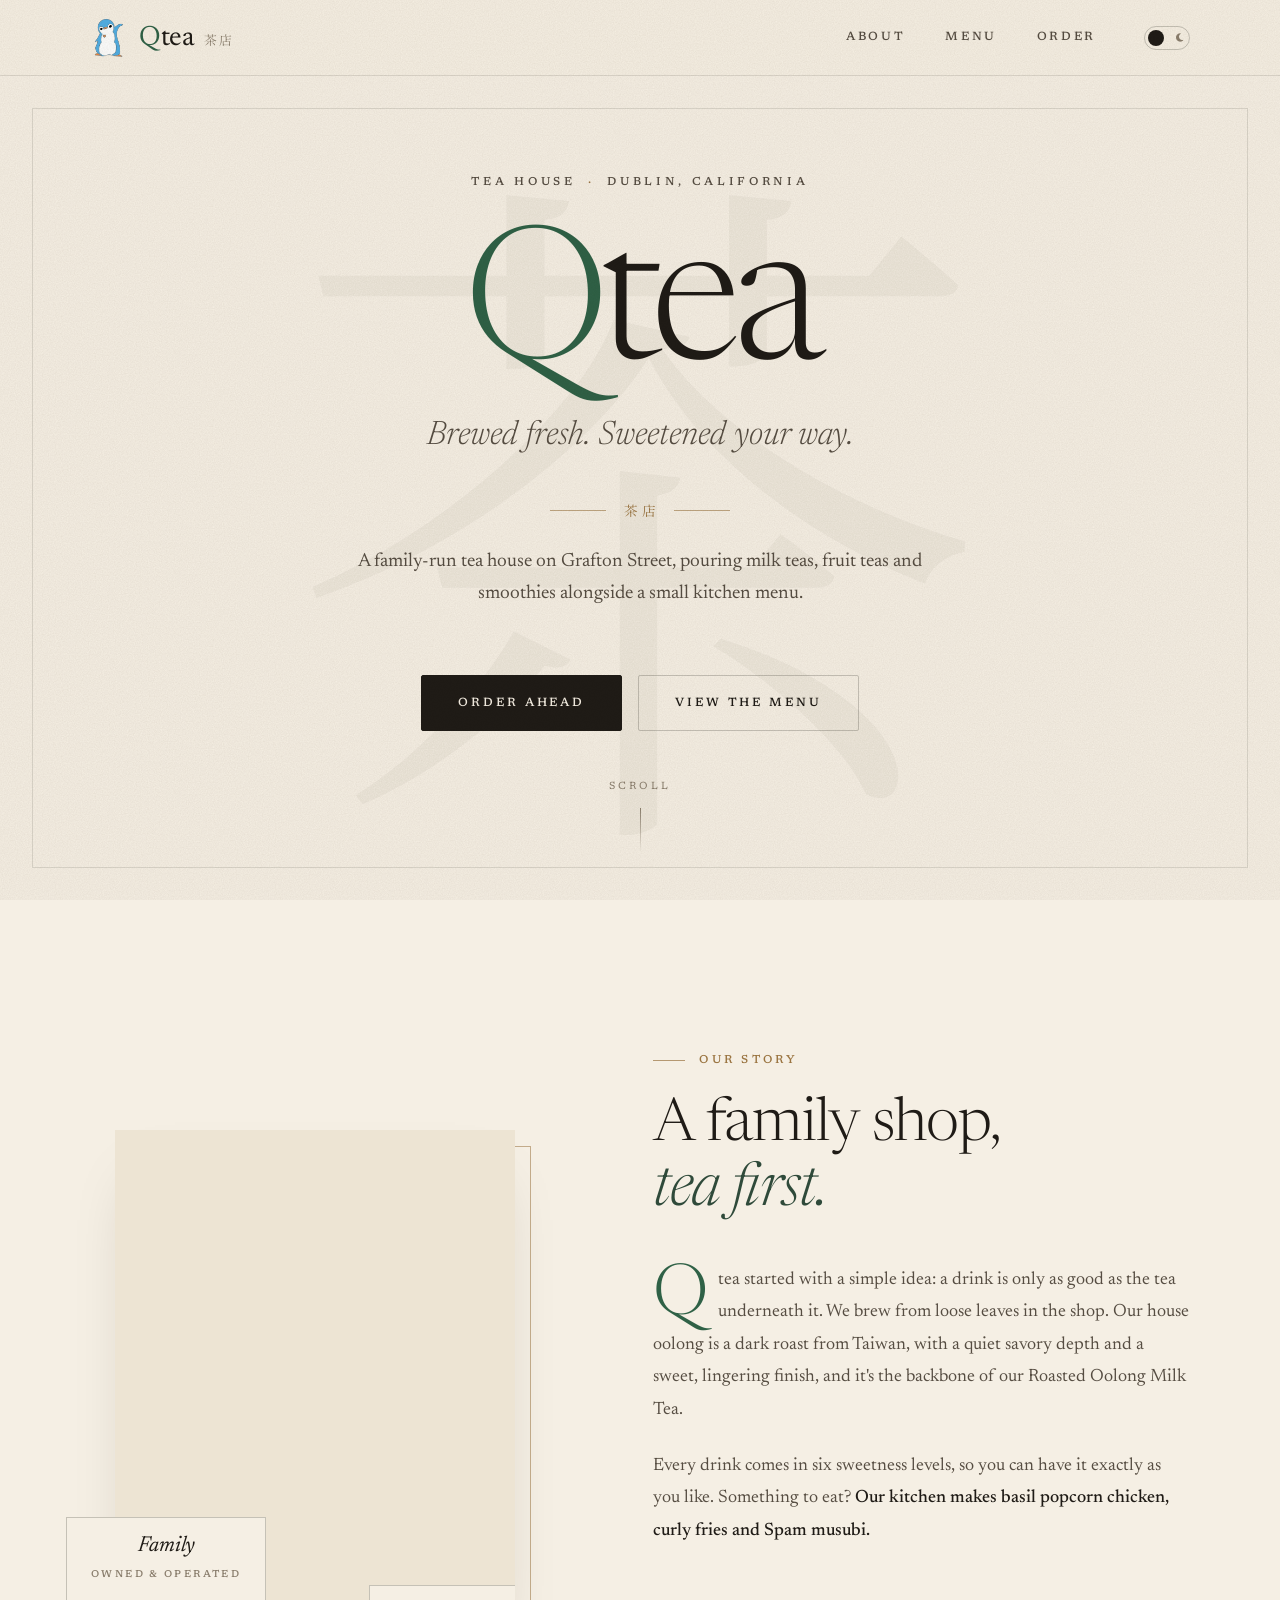
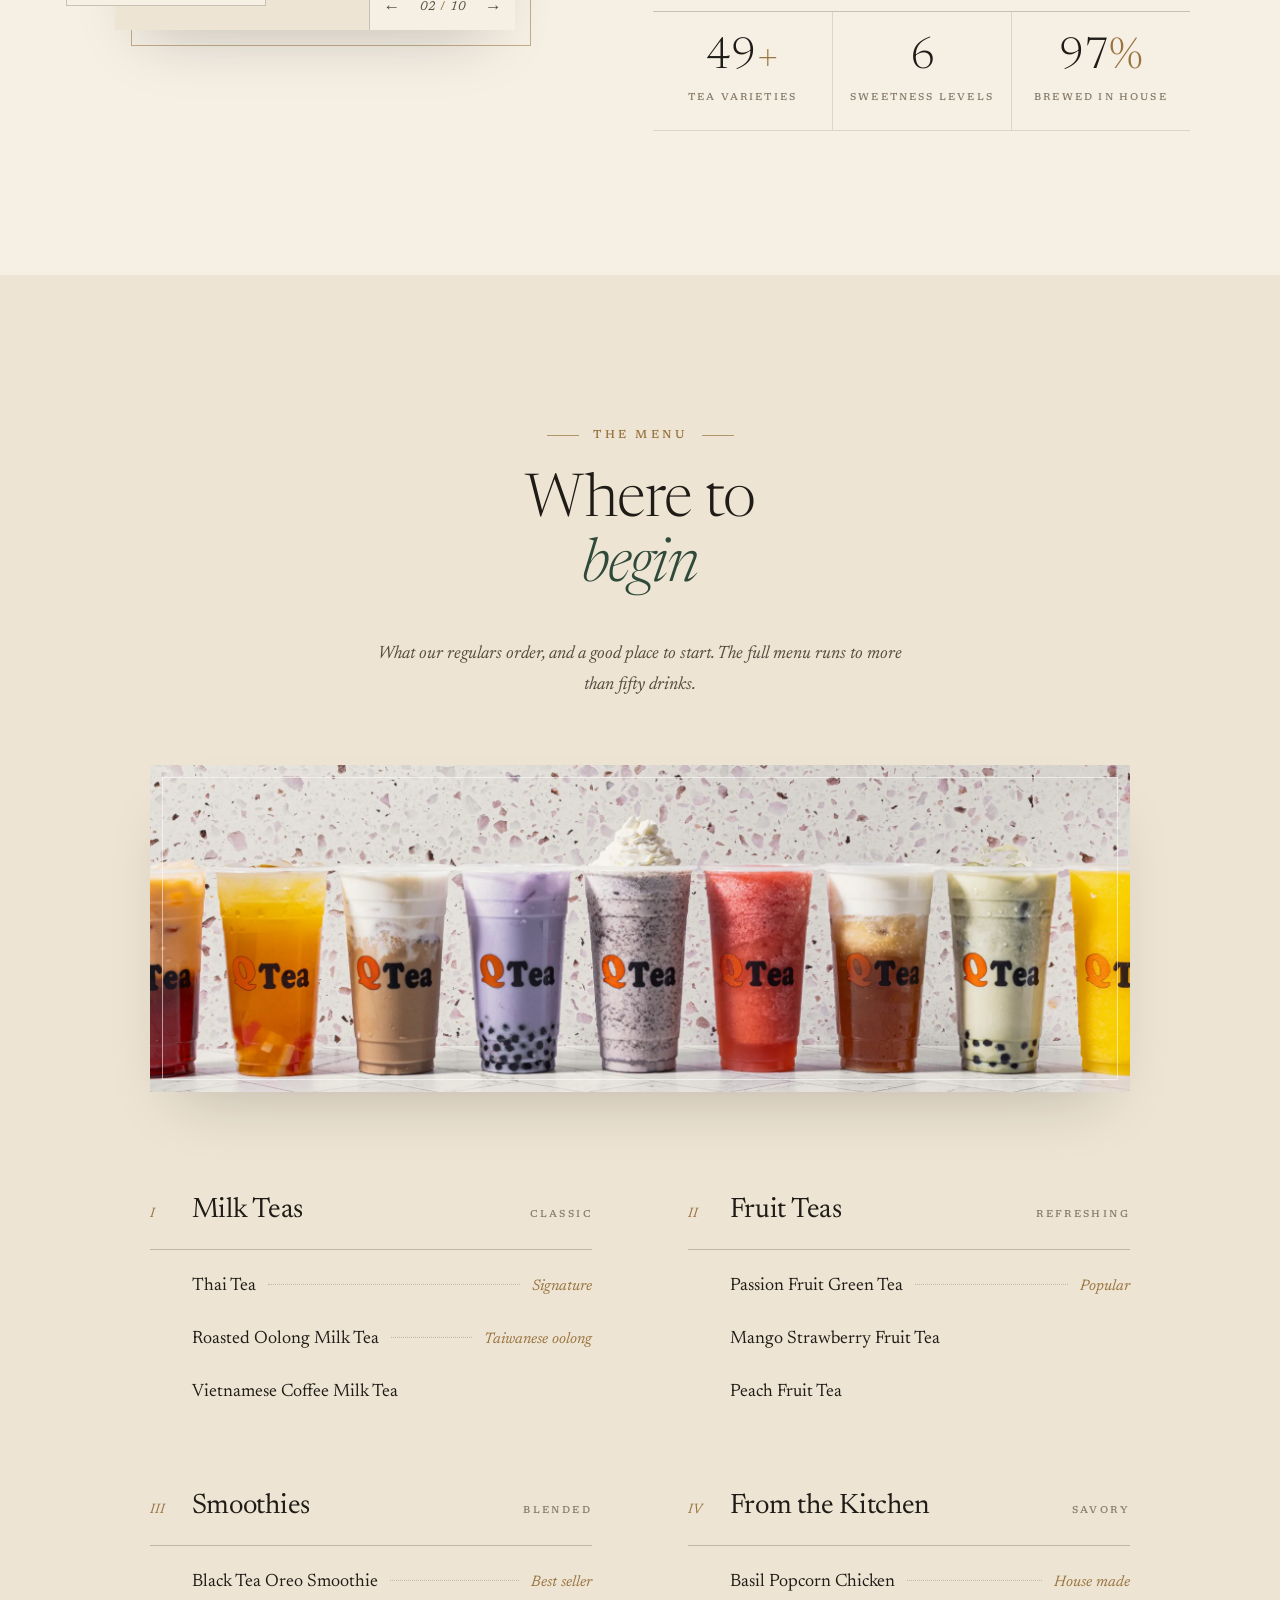
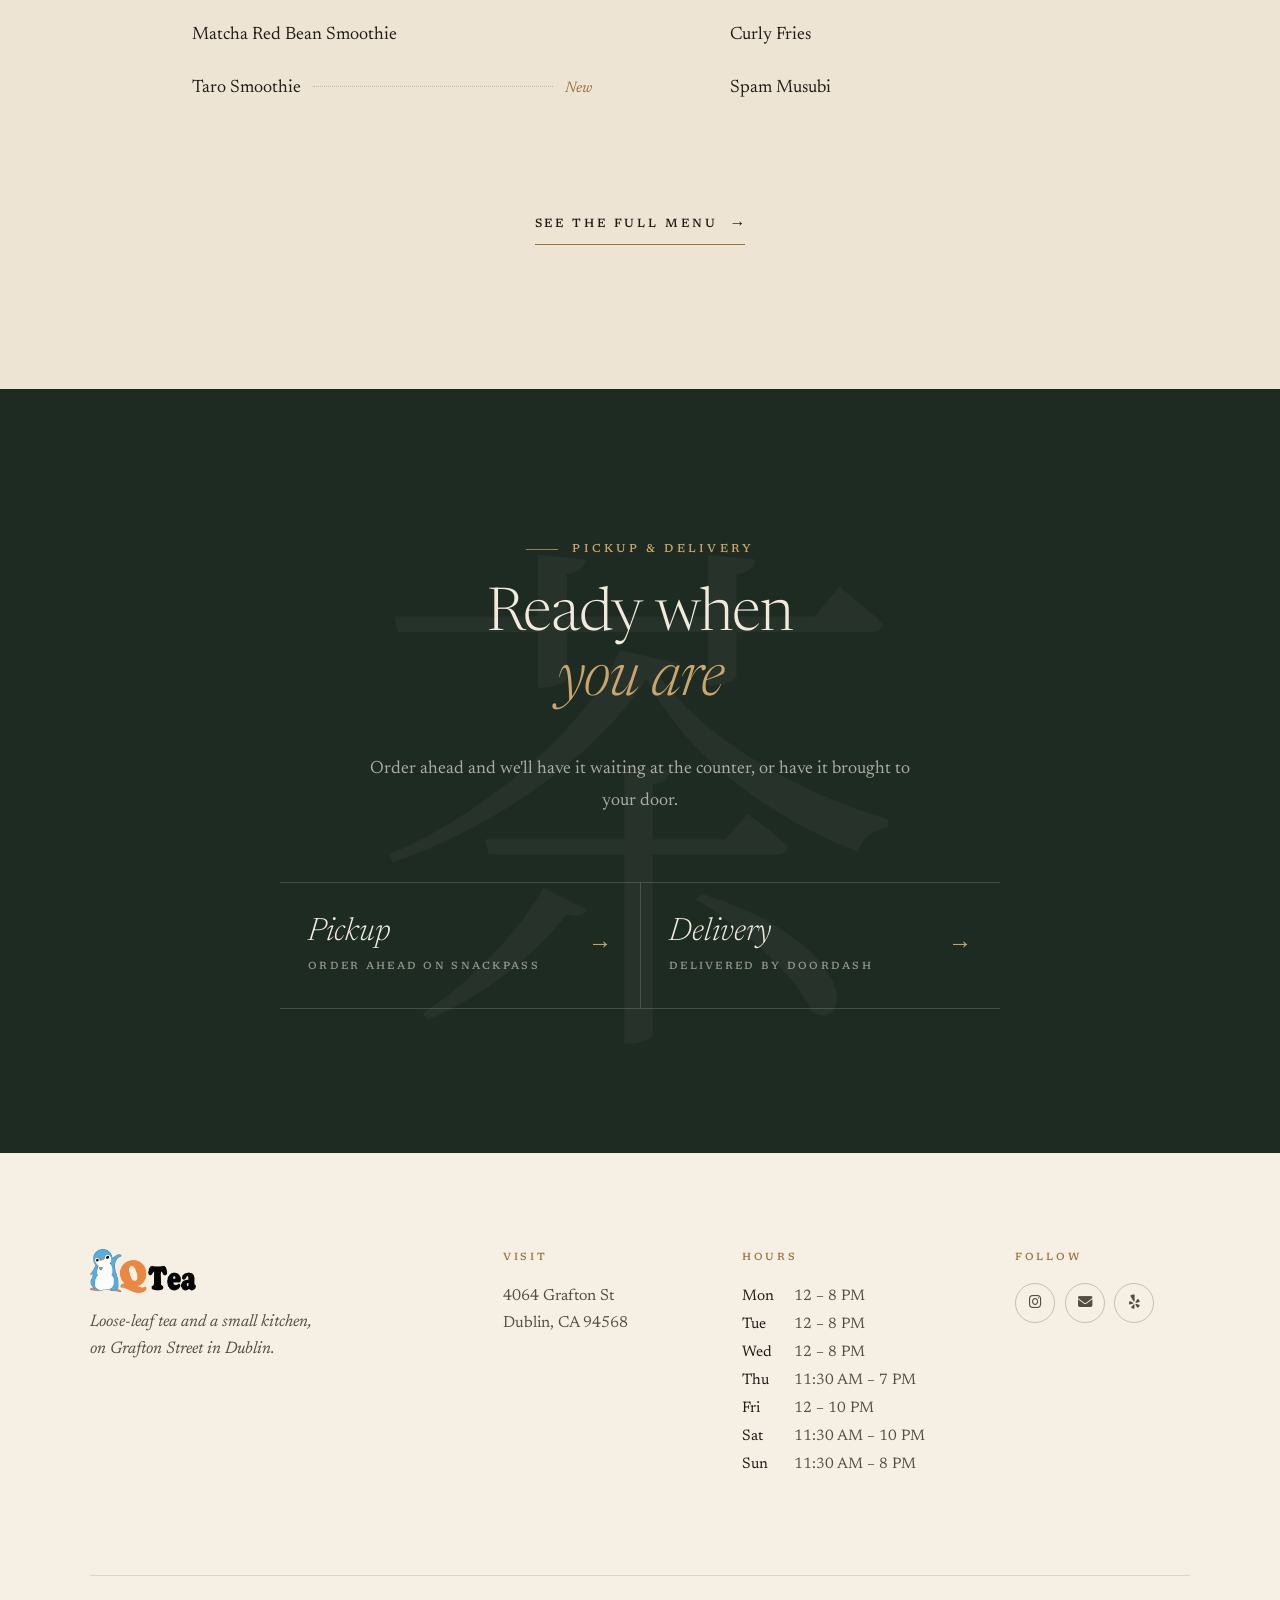
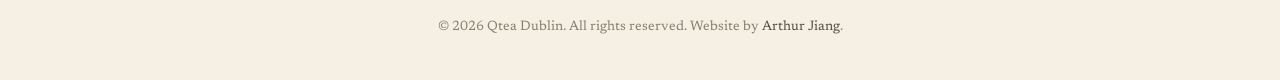
<file: index.html>
<!DOCTYPE html>
<html lang="en" data-theme="light">
<head>
  <meta charset="UTF-8" />
  <meta name="viewport" content="width=device-width, initial-scale=1.0" />
  <title>Qtea — Tea House in Dublin, California</title>
  <meta name="description" content="Qtea is a family-run tea house on Grafton Street in Dublin, California, serving fresh-brewed milk teas, fruit teas and smoothies at six sweetness levels, plus house-made popcorn chicken." />
  <link rel="canonical" href="https://qteadublin.xyz/" />

  <!-- Open Graph -->
  <meta property="og:type" content="website" />
  <meta property="og:site_name" content="Qtea Dublin" />
  <meta property="og:title" content="Qtea — Tea House in Dublin, California" />
  <meta property="og:description" content="A family-run tea house in Dublin, California. Fresh-brewed boba, fruit teas and house-made popcorn chicken." />
  <meta property="og:url" content="https://qteadublin.xyz/" />
  <meta property="og:image" content="https://qteadublin.xyz/branding/favicon-square.png" />
  <meta property="og:locale" content="en_US" />

  <!-- Twitter Card -->
  <meta name="twitter:card" content="summary_large_image" />
  <meta name="twitter:title" content="Qtea — Tea House in Dublin, California" />
  <meta name="twitter:description" content="A family-run tea house in Dublin, California. Fresh-brewed boba, fruit teas and house-made popcorn chicken." />
  <meta name="twitter:image" content="https://qteadublin.xyz/branding/favicon-square.png" />

  <!-- Apply saved/system theme before first paint so the intro never flashes the wrong colours -->
  <script>
    try {
      var t = localStorage.getItem('qtea-theme') ||
        (matchMedia('(prefers-color-scheme: dark)').matches ? 'dark' : 'light');
      document.documentElement.setAttribute('data-theme', t);
    } catch (e) {}
  </script>
  <noscript><style>.loader { display: none; }</style></noscript>

  <!-- Theme & Icons -->
  <meta name="theme-color" content="#f5efe4" media="(prefers-color-scheme: light)" />
  <meta name="theme-color" content="#12110f" media="(prefers-color-scheme: dark)" />
  <link rel="icon" type="image/png" href="branding/favicon-square.png" />
  <link rel="apple-touch-icon" href="branding/favicon-square.png" />
  <link rel="manifest" href="manifest.json" />

  <!-- Geo -->
  <meta name="geo.region" content="US-CA" />
  <meta name="geo.placename" content="Dublin" />
  <meta name="geo.position" content="37.7049;-121.9344" />
  <meta name="ICBM" content="37.7049, -121.9344" />

  <!-- Preconnect for performance -->
  <link rel="preconnect" href="https://fonts.googleapis.com" />
  <link rel="preconnect" href="https://fonts.gstatic.com" crossorigin />
  <link rel="dns-prefetch" href="https://cdnjs.cloudflare.com" />

  <!-- Stylesheet (render-blocking, intentional) -->
  <link rel="stylesheet" href="styles.css" fetchpriority="high" />

  <!-- Google Fonts — loaded async via media swap to avoid render-blocking -->
  <link rel="preload" as="style" href="https://fonts.googleapis.com/css2?family=Newsreader:ital,opsz,wght@0,6..72,200..700;1,6..72,200..700&family=Noto+Serif+JP:wght@300;400;500&display=swap" />
  <link rel="stylesheet" href="https://fonts.googleapis.com/css2?family=Newsreader:ital,opsz,wght@0,6..72,200..700;1,6..72,200..700&family=Noto+Serif+JP:wght@300;400;500&display=swap" media="print" onload="this.media='all'" />

  <!-- FontAwesome — loaded async to avoid render-blocking -->
  <link rel="preload" as="style" href="https://cdnjs.cloudflare.com/ajax/libs/font-awesome/6.5.1/css/all.min.css" />
  <link rel="stylesheet" href="https://cdnjs.cloudflare.com/ajax/libs/font-awesome/6.5.1/css/all.min.css" media="print" onload="this.media='all'" />

  <!-- Fallback for no-JS: load fonts synchronously -->
  <noscript>
    <link rel="stylesheet" href="https://fonts.googleapis.com/css2?family=Newsreader:ital,opsz,wght@0,6..72,200..700;1,6..72,200..700&family=Noto+Serif+JP:wght@300;400;500&display=swap" />
    <link rel="stylesheet" href="https://cdnjs.cloudflare.com/ajax/libs/font-awesome/6.5.1/css/all.min.css" />
  </noscript>

  <!-- Structured Data: LocalBusiness -->
  <script type="application/ld+json">
  {
    "@context": "https://schema.org",
    "@type": "Restaurant",
    "name": "Qtea Dublin",
    "image": "https://qteadublin.xyz/branding/favicon-square.png",
    "url": "https://qteadublin.xyz",
    "@id": "https://qteadublin.xyz/#restaurant",
    "description": "Qtea is a family-run tea house on Grafton Street in Dublin, California, serving fresh-brewed milk teas, fruit teas and smoothies at six sweetness levels, plus house-made popcorn chicken.",
    "servesCuisine": ["Bubble Tea", "Boba", "Japanese Snacks"],
    "priceRange": "$",
    "address": {
      "@type": "PostalAddress",
      "streetAddress": "4064 Grafton St",
      "addressLocality": "Dublin",
      "addressRegion": "CA",
      "postalCode": "94568",
      "addressCountry": "US"
    },
    "geo": {
      "@type": "GeoCoordinates",
      "latitude": 37.7049,
      "longitude": -121.9344
    },
    "hasMap": "https://maps.app.goo.gl/HUZbn8xssgVRDX637",
    "openingHoursSpecification": [
      { "@type": "OpeningHoursSpecification", "dayOfWeek": "Monday", "opens": "12:00", "closes": "20:00" },
      { "@type": "OpeningHoursSpecification", "dayOfWeek": "Tuesday", "opens": "12:00", "closes": "20:00" },
      { "@type": "OpeningHoursSpecification", "dayOfWeek": "Wednesday", "opens": "12:00", "closes": "20:00" },
      { "@type": "OpeningHoursSpecification", "dayOfWeek": "Thursday", "opens": "11:30", "closes": "19:00" },
      { "@type": "OpeningHoursSpecification", "dayOfWeek": "Friday", "opens": "12:00", "closes": "22:00" },
      { "@type": "OpeningHoursSpecification", "dayOfWeek": "Saturday", "opens": "11:30", "closes": "22:00" },
      { "@type": "OpeningHoursSpecification", "dayOfWeek": "Sunday", "opens": "11:30", "closes": "20:00" }
    ],
    "sameAs": [
      "https://www.instagram.com/qtea.dublin/",
      "https://www.yelp.com/biz/qtea-dublin-10"
    ],
    "menu": "https://order.online/store/33225873"
  }
  </script>
</head>
<body>

  <!-- SEO: noscript fallback for crawlers and users without JS -->
  <noscript>
    <div style="max-width:700px;margin:2rem auto;padding:2rem;font-family:sans-serif;">
      <h1>Qtea — Tea House in Dublin, California</h1>
      <p>Qtea is a family-run tea house on Grafton Street in Dublin, California, serving fresh-brewed milk teas, fruit teas and smoothies at six sweetness levels, plus house-made popcorn chicken.</p>
      <p><strong>Address:</strong> 4064 Grafton St, Dublin, CA 94568</p>
      <p><strong>Hours:</strong> Mon–Wed 12–8 PM | Thu 11:30 AM–7 PM | Fri 12–10 PM | Sat 11:30 AM–10 PM | Sun 11:30 AM–8 PM</p>
      <p><a href="https://order.online/store/33225873">Order Delivery (DoorDash)</a> | <a href="https://order.snackpass.co/QTea-(4064-Grafton-St-Dublin)-689d4f91b94b48f79d3e741f">Order Pickup (Snackpass)</a></p>
      <p><a href="https://www.instagram.com/qtea.dublin/">Instagram</a> | <a href="https://www.yelp.com/biz/qtea-dublin-10">Yelp</a></p>
    </div>
  </noscript>

  <!-- ═══════════════════════════════════════════════ -->
  <!-- LOADING SCREEN                                  -->
  <!-- ═══════════════════════════════════════════════ -->
  <div class="loader" id="loader" aria-hidden="true">
    <div class="loader__content">
      <p class="loader__eyebrow">Tea House <span>·</span> Dublin</p>
      <div class="loader__mark">
        <span class="loader__char q-accent" style="--i:0">Q</span><span class="loader__char" style="--i:1">t</span><span class="loader__char" style="--i:2">e</span><span class="loader__char" style="--i:3">a</span>
      </div>
      <span class="loader__rule"></span>
      <span class="loader__kanji">茶店</span>
    </div>
  </div>

  <!-- ═══════════════════════════════════════════════ -->
  <!-- NAVIGATION                                      -->
  <!-- ═══════════════════════════════════════════════ -->
  <nav class="nav" id="nav">
    <div class="nav__inner">
      <a href="#hero" class="nav__logo" aria-label="Qtea — back to top">
        <img src="branding/favicon-square.png" alt="" class="nav__mark" width="38" height="38" />
        <span class="nav__type">
          <span class="nav__wordmark"><span class="q-accent">Q</span>tea</span>
          <span class="nav__kanji" aria-hidden="true">茶店</span>
        </span>
      </a>

      <ul class="nav__links">
        <li><a href="#about">About</a></li>
        <li><a href="#menu">Menu</a></li>
        <li><a href="#order">Order</a></li>
      </ul>

      <button class="theme-toggle" id="themeToggle" aria-label="Toggle theme">
        <div class="theme-toggle__track">
          <i class="fa-solid fa-sun theme-toggle__icon theme-toggle__icon--sun"></i>
          <i class="fa-solid fa-moon theme-toggle__icon theme-toggle__icon--moon"></i>
          <div class="theme-toggle__thumb"></div>
        </div>
      </button>

      <button class="nav__mobile-btn" id="mobileMenuBtn" aria-label="Toggle menu">
        <span></span>
        <span></span>
        <span></span>
      </button>
    </div>

    <!-- Mobile Menu Overlay -->
    <div class="mobile-menu" id="mobileMenu">
      <ul class="mobile-menu__links">
        <li><a href="#about">About</a></li>
        <li><a href="#menu">Menu</a></li>
        <li><a href="#order">Order</a></li>
      </ul>
    </div>
  </nav>


  <main>

  <!-- ═══════════════════════════════════════════════ -->
  <!-- HERO                                            -->
  <!-- ═══════════════════════════════════════════════ -->
  <section class="hero" id="hero">
    <div class="hero__parallax-bg" id="heroBg" aria-hidden="true">
      <span class="hero__watermark">茶</span>
    </div>

    <div class="hero__content">
      <p class="hero__eyebrow hero-reveal">Tea House <span class="hero__sep">·</span> Dublin, California</p>
      <h1 class="hero__title">
        <span class="hero__title-line hero-reveal"><span class="q-accent">Q</span>tea</span>
        <span class="hero__title-sub hero-reveal">Brewed fresh. Sweetened your way.</span>
      </h1>
      <div class="hero__ornament hero-reveal" aria-hidden="true">
        <span></span><span class="hero__ornament-kanji">茶店</span><span></span>
      </div>
      <p class="hero__tagline hero-reveal">
        A family-run tea house on Grafton Street, pouring milk teas, fruit teas
        and smoothies alongside a small kitchen menu.
      </p>
      <div class="hero__cta hero-reveal">
        <a href="#order" class="btn btn--primary">Order Ahead</a>
        <a href="#menu" class="btn btn--ghost">View the Menu</a>
      </div>
    </div>
    <div class="hero__scroll-indicator hero-reveal">
      <span>Scroll</span>
      <div class="hero__scroll-line"></div>
    </div>
  </section>


  <!-- ═══════════════════════════════════════════════ -->
  <!-- ABOUT                                           -->
  <!-- ═══════════════════════════════════════════════ -->
  <section class="about" id="about">
    <div class="container">
      <div class="about__grid">
        <div class="about__visual reveal-left">
          <div class="about__image-frame">
            <!-- Placeholder art (shown while images load) -->
            <svg class="about__art" viewBox="0 0 400 500" fill="none" xmlns="http://www.w3.org/2000/svg">
              <rect x="20" y="20" width="360" height="460" rx="12" stroke="currentColor" stroke-width="1" opacity="0.15"/>
              <circle cx="200" cy="200" r="100" stroke="currentColor" stroke-width="0.8" opacity="0.1" fill="none"/>
              <circle cx="200" cy="200" r="70" stroke="currentColor" stroke-width="0.8" opacity="0.08" fill="none"/>
              <circle cx="200" cy="200" r="40" fill="currentColor" opacity="0.05"/>
              <text x="200" y="215" text-anchor="middle" font-size="48" fill="currentColor" opacity="0.2" font-family="'Noto Serif JP', serif">茶</text>
              <path d="M100 350C140 320 180 340 200 330C220 320 260 340 300 350" stroke="currentColor" stroke-width="0.8" opacity="0.1" fill="none"/>
              <path d="M120 380C160 350 180 370 200 360C220 350 240 370 280 380" stroke="currentColor" stroke-width="0.8" opacity="0.08" fill="none"/>
              <path d="M140 410C170 390 190 400 200 395C210 390 230 400 260 410" stroke="currentColor" stroke-width="0.8" opacity="0.06" fill="none"/>
            </svg>
            <!-- Image carousel -->
            <div class="carousel" id="carousel">
              <div class="carousel__track" id="carouselTrack"></div>
              <div class="carousel__controls">
                <button class="carousel__arrow" id="carouselPrev" aria-label="Previous photo">←</button>
                <span class="carousel__count" aria-live="polite"><span id="carouselCurrent">01</span><span class="carousel__count-sep">/</span><span id="carouselTotal">10</span></span>
                <button class="carousel__arrow" id="carouselNext" aria-label="Next photo">→</button>
              </div>
            </div>
          </div>
          <div class="about__float-badge">
            <span class="about__float-number">Family</span>
            <span class="about__float-label">Owned & Operated</span>
          </div>
        </div>

        <div class="about__content">
          <span class="section-tag reveal" data-delay="0">Our Story</span>
          <h2 class="section-title reveal" data-delay="100">A family shop,<br><em>tea first.</em></h2>
          <p class="about__text reveal" data-delay="200">
            <span class="q-accent">Q</span>tea started with a simple idea: a drink is only as good as the tea
            underneath it. We brew from loose leaves in the shop. Our house oolong is a dark roast from
            Taiwan, with a quiet savory depth and a sweet, lingering finish, and it's the backbone of our
            Roasted Oolong Milk Tea.
          </p>
          <p class="about__text reveal" data-delay="300">
            Every drink comes in six sweetness levels, so you can have it exactly as you like. Something to eat?
            <strong>Our kitchen makes basil popcorn chicken, curly fries and Spam musubi.</strong>
          </p>

          <div class="about__stats reveal" data-delay="400">
            <div class="about__stat">
              <span class="about__stat-number" data-count="50">0</span><span class="about__stat-suffix">+</span>
              <span class="about__stat-label">Tea Varieties</span>
            </div>
            <div class="about__stat">
              <span class="about__stat-number" data-count="6">0</span>
              <span class="about__stat-label">Sweetness Levels</span>
            </div>
            <div class="about__stat">
              <span class="about__stat-number" data-count="100">0</span><span class="about__stat-suffix">%</span>
              <span class="about__stat-label">Brewed In House</span>
            </div>
          </div>
        </div>
      </div>
    </div>
  </section>


  <!-- ═══════════════════════════════════════════════ -->
  <!-- MENU PREVIEW                                    -->
  <!-- ═══════════════════════════════════════════════ -->
  <section class="menu" id="menu">
    <div class="container">
      <div class="menu__header">
        <span class="section-tag reveal">The Menu</span>
        <h2 class="section-title reveal" data-delay="100">Where to<br><em>begin</em></h2>
        <p class="menu__subtitle reveal" data-delay="200">What our regulars order, and a good place to start. The full menu runs to more than fifty drinks.</p>
      </div>

      <figure class="menu__banner reveal" data-delay="150">
        <img src="images/drink-lineup.webp" alt="A row of Qtea drinks: fruit teas, milk teas, taro and an Oreo smoothie" width="2000" height="666" loading="lazy" decoding="async" />
      </figure>

      <div class="menu__list">

        <div class="menu-group reveal-up" data-delay="0">
          <div class="menu-group__head">
            <span class="menu-group__num">I</span>
            <h3 class="menu-group__title">Milk Teas</h3>
            <span class="menu-group__kicker">Classic</span>
          </div>
          <ul class="menu-group__items">
            <li>
              <span class="menu-item__name">Thai Tea</span>
              <span class="menu-item__leader" aria-hidden="true"></span>
              <span class="menu-item__note">Signature</span>
            </li>
            <li>
              <span class="menu-item__name">Roasted Oolong Milk Tea</span>
              <span class="menu-item__leader" aria-hidden="true"></span>
              <span class="menu-item__note">Taiwanese oolong</span>
            </li>
            <li>
              <span class="menu-item__name">Vietnamese Coffee Milk Tea</span>
            </li>
          </ul>
        </div>

        <div class="menu-group reveal-up" data-delay="120">
          <div class="menu-group__head">
            <span class="menu-group__num">II</span>
            <h3 class="menu-group__title">Fruit Teas</h3>
            <span class="menu-group__kicker">Refreshing</span>
          </div>
          <ul class="menu-group__items">
            <li>
              <span class="menu-item__name">Passion Fruit Green Tea</span>
              <span class="menu-item__leader" aria-hidden="true"></span>
              <span class="menu-item__note">Popular</span>
            </li>
            <li>
              <span class="menu-item__name">Mango Strawberry Fruit Tea</span>
            </li>
            <li>
              <span class="menu-item__name">Peach Fruit Tea</span>
            </li>
          </ul>
        </div>

        <div class="menu-group reveal-up" data-delay="240">
          <div class="menu-group__head">
            <span class="menu-group__num">III</span>
            <h3 class="menu-group__title">Smoothies</h3>
            <span class="menu-group__kicker">Blended</span>
          </div>
          <ul class="menu-group__items">
            <li>
              <span class="menu-item__name">Black Tea Oreo Smoothie</span>
              <span class="menu-item__leader" aria-hidden="true"></span>
              <span class="menu-item__note">Best seller</span>
            </li>
            <li>
              <span class="menu-item__name">Matcha Red Bean Smoothie</span>
            </li>
            <li>
              <span class="menu-item__name">Taro Smoothie</span>
              <span class="menu-item__leader" aria-hidden="true"></span>
              <span class="menu-item__note">New</span>
            </li>
          </ul>
        </div>

        <div class="menu-group reveal-up" data-delay="360">
          <div class="menu-group__head">
            <span class="menu-group__num">IV</span>
            <h3 class="menu-group__title">From the Kitchen</h3>
            <span class="menu-group__kicker">Savory</span>
          </div>
          <ul class="menu-group__items">
            <li>
              <span class="menu-item__name">Basil Popcorn Chicken</span>
              <span class="menu-item__leader" aria-hidden="true"></span>
              <span class="menu-item__note">House made</span>
            </li>
            <li>
              <span class="menu-item__name">Curly Fries</span>
            </li>
            <li>
              <span class="menu-item__name">Spam Musubi</span>
            </li>
          </ul>
        </div>

      </div>

      <div class="menu__footer reveal" data-delay="200">
        <a href="https://order.online/store/33225873" target="_blank" rel="noopener noreferrer" class="link-arrow">
          See the full menu <span aria-hidden="true">→</span>
        </a>
      </div>
    </div>
  </section>


  <!-- ═══════════════════════════════════════════════ -->
  <!-- ORDER CTA                                       -->
  <!-- ═══════════════════════════════════════════════ -->
  <section class="order" id="order">
    <div class="container">
      <div class="order__wrapper">
        <div class="order__bg-text" aria-hidden="true">茶</div>
        <span class="section-tag reveal">Pickup &amp; Delivery</span>
        <h2 class="section-title section-title--light reveal" data-delay="100">Ready when<br><em>you are</em></h2>
        <p class="order__text reveal" data-delay="200">
          Order ahead and we'll have it waiting at the counter,
          or have it brought to your door.
        </p>
        <div class="order__buttons reveal" data-delay="350">
          <a href="https://order.snackpass.co/QTea-(4064-Grafton-St-Dublin)-689d4f91b94b48f79d3e741f" target="_blank" rel="noopener noreferrer" class="order-option">
            <span class="order-option__label">Pickup</span>
            <span class="order-option__via">Order ahead on Snackpass</span>
            <span class="order-option__arrow" aria-hidden="true">→</span>
          </a>
          <a href="https://order.online/store/33225873" target="_blank" rel="noopener noreferrer" class="order-option">
            <span class="order-option__label">Delivery</span>
            <span class="order-option__via">Delivered by DoorDash</span>
            <span class="order-option__arrow" aria-hidden="true">→</span>
          </a>
        </div>
      </div>
    </div>
  </section>

  </main>

  <!-- ═══════════════════════════════════════════════ -->
  <!-- FOOTER                                          -->
  <!-- ═══════════════════════════════════════════════ -->
  <footer class="footer">
    <div class="container">
      <div class="footer__grid">
        <div class="footer__brand reveal">
          <span class="footer__logo"><img src="branding/qtea.png" alt="Qtea" class="footer__logo-img logo--light" /><img src="branding/qtea-dark.png" alt="Qtea" class="footer__logo-img logo--dark" /></span>
          <p class="footer__tagline">Loose-leaf tea and a small kitchen,<br>on Grafton Street in Dublin.</p>
        </div>

        <div class="footer__info reveal" data-delay="100">
          <h4>Visit</h4>
          <address>
            <a href="https://maps.app.goo.gl/HUZbn8xssgVRDX637" target="_blank" rel="noopener noreferrer">
              4064 Grafton St<br>
              Dublin, CA 94568
            </a>
          </address>
        </div>

        <div class="footer__hours reveal" data-delay="200">
          <h4>Hours</h4>
          <table class="hours-table">
            <tr><td>Mon</td><td>12 – 8 PM</td></tr>
            <tr><td>Tue</td><td>12 – 8 PM</td></tr>
            <tr><td>Wed</td><td>12 – 8 PM</td></tr>
            <tr><td>Thu</td><td>11:30 AM – 7 PM</td></tr>
            <tr><td>Fri</td><td>12 – 10 PM</td></tr>
            <tr><td>Sat</td><td>11:30 AM – 10 PM</td></tr>
            <tr><td>Sun</td><td>11:30 AM – 8 PM</td></tr>
          </table>
        </div>

        <div class="footer__social reveal" data-delay="300">
          <h4>Follow</h4>
          <div class="footer__social-links">
            <a href="https://www.instagram.com/qtea.dublin/" aria-label="Instagram"><i class="fa-brands fa-instagram"></i></a>
            <a href="mailto:qteadublin@gmail.com" aria-label="Email"><i class="fa-solid fa-envelope"></i></a>
            <!-- <a href="#" aria-label="TikTok"><i class="fa-brands fa-tiktok"></i></a> -->
            <a href="https://www.yelp.com/biz/qtea-dublin-10" aria-label="Yelp"><i class="fa-brands fa-yelp"></i></a>
          </div>
        </div>
      </div>

      <div class="footer__bottom">
        <p>&copy; 2026 Qtea Dublin. All rights reserved. Website by <a  style="color: var(--text-secondary);" href="https://arthurjiang.dev">Arthur Jiang</a>.</p>
      </div>
    </div>
  </footer>

  <script src="script.js" defer></script>
</body>
</html>
</file>
<file: styles.css>
/* ═══════════════════════════════════════════════════════════
   QTEA DUBLIN — Tea House Landing Page Styles
   Editorial / tea-house direction: parchment, ink, brass,
   one humanist serif (Newsreader), hairline rules, quiet motion.
   ═══════════════════════════════════════════════════════════ */

/* ─── RESET ─────────────────────────────────────────────── */
*, *::before, *::after {
  margin: 0;
  padding: 0;
  box-sizing: border-box;
}

html {
  scroll-behavior: smooth;
  -webkit-font-smoothing: antialiased;
  -moz-osx-font-smoothing: grayscale;
  text-rendering: optimizeLegibility;
}

body {
  font-family: var(--font-body);
  font-size: 1.0625rem;
  font-optical-sizing: auto;
  font-feature-settings: "kern", "liga", "onum";
  line-height: 1.7;
  overflow-x: hidden;
  transition: background-color 0.6s var(--ease-in-out),
              color 0.6s var(--ease-in-out);
  background-color: var(--bg);
  color: var(--text);
}

/* Fine paper grain — the single biggest "printed, not plastic" cue */
body::before {
  content: '';
  position: fixed;
  inset: 0;
  z-index: 10000;
  pointer-events: none;
  opacity: var(--grain-opacity);
  mix-blend-mode: var(--grain-blend);
  background-image: url("data:image/svg+xml,%3Csvg xmlns='http://www.w3.org/2000/svg' width='220' height='220'%3E%3Cfilter id='n'%3E%3CfeTurbulence type='fractalNoise' baseFrequency='0.85' numOctaves='3' stitchTiles='stitch'/%3E%3CfeColorMatrix values='0 0 0 0 0.5 0 0 0 0 0.45 0 0 0 0 0.38 0 0 0 1 0'/%3E%3C/filter%3E%3Crect width='100%25' height='100%25' filter='url(%23n)'/%3E%3C/svg%3E");
}

body.loading {
  overflow: hidden;
}


/* ─── INTRO / LOADING SCREEN ────────────────────────────
   Wordmark rises letter by letter, a brass rule draws outward,
   then the whole sheet lifts away like a curtain.             */
.loader {
  position: fixed;
  inset: 0;
  z-index: 9999;
  background: var(--bg);
  display: flex;
  align-items: center;
  justify-content: center;
  transition: transform 1.1s cubic-bezier(0.76, 0, 0.24, 1),
              visibility 0s linear 1.1s;
}

.loader.done {
  transform: translateY(-100%);
  visibility: hidden;
  pointer-events: none;
}

.loader__content {
  display: flex;
  flex-direction: column;
  align-items: center;
  text-align: center;
  transition: opacity 0.6s var(--ease-out),
              transform 0.9s cubic-bezier(0.76, 0, 0.24, 1);
}

.loader.done .loader__content {
  opacity: 0;
  transform: translateY(-40px);
}

.loader__eyebrow {
  font-family: var(--font-body);
  font-size: 0.68rem;
  font-weight: 500;
  letter-spacing: 0.34em;
  margin-right: -0.34em;
  text-transform: uppercase;
  color: var(--text-muted);
  margin-bottom: 1.5rem;
  opacity: 0;
}

.loader__eyebrow span {
  color: var(--gold);
  margin: 0 0.4em;
}

.loader__mark {
  font-family: var(--font-heading);
  font-size: clamp(4.5rem, 14vw, 8rem);
  font-weight: 300;
  line-height: 1;
  letter-spacing: -0.045em;
  color: var(--text);
  overflow: hidden;
  padding: 0.05em 0.08em 0.12em;
}

.loader__char {
  display: inline-block;
  opacity: 0;
  transform: translateY(0.6em);
  filter: blur(8px);
}

.loader__rule {
  display: block;
  width: 140px;
  height: 1px;
  background: var(--gold);
  margin: 1.4rem 0 1.1rem;
  transform: scaleX(0);
}

.loader__kanji {
  font-family: var(--font-accent);
  font-size: 0.85rem;
  font-weight: 400;
  letter-spacing: 0.5em;
  margin-right: -0.5em;
  color: var(--gold);
  opacity: 0;
}

.loader.is-playing .loader__char {
  animation: loaderCharIn 1.1s var(--ease-out) forwards;
  animation-delay: calc(0.15s + var(--i) * 0.11s);
}

.loader.is-playing .loader__rule {
  animation: loaderRule 1.1s cubic-bezier(0.65, 0, 0.35, 1) 0.75s forwards;
}

.loader.is-playing .loader__eyebrow,
.loader.is-playing .loader__kanji {
  animation: loaderFade 1s var(--ease-out) 1.05s forwards;
}

@keyframes loaderCharIn {
  to { opacity: 1; transform: translateY(0); filter: blur(0); }
}

@keyframes loaderRule {
  to { transform: scaleX(1); }
}

@keyframes loaderFade {
  to { opacity: 1; }
}

/* Repeat visits / reduced motion: show the finished state and lift quickly */
.loader--quick .loader__char,
.loader--quick .loader__rule,
.loader--quick .loader__eyebrow,
.loader--quick .loader__kanji {
  animation: none !important;
  opacity: 1;
  transform: none;
  filter: none;
}

.loader--quick,
.loader--quick .loader__content {
  transition-duration: 0.6s;
}


a {
  text-decoration: none;
  color: inherit;
}

ul {
  list-style: none;
}

img {
  max-width: 100%;
  display: block;
}

button {
  border: none;
  background: none;
  cursor: pointer;
  font: inherit;
  color: inherit;
}

address {
  font-style: normal;
}

:focus-visible {
  outline: 1px solid var(--gold);
  outline-offset: 4px;
}


/* ─── CSS CUSTOM PROPERTIES ─────────────────────────────── */
:root {
  /* Spacing scale */
  --space-xs: 0.5rem;
  --space-sm: 1rem;
  --space-md: 1.5rem;
  --space-lg: 2.5rem;
  --space-xl: 4rem;
  --space-2xl: 6rem;
  --space-3xl: 9rem;

  /* Typography — one humanist serif family carries the whole site */
  --font-heading: 'Newsreader', 'Iowan Old Style', 'Palatino Linotype', Georgia, serif;
  --font-body: 'Newsreader', 'Iowan Old Style', 'Palatino Linotype', Georgia, serif;
  --font-accent: 'Noto Serif JP', serif;

  /* Sizing */
  --nav-height: 76px;
  --container-max: 1180px;
  --border-radius: 2px;
  --border-radius-lg: 2px;

  /* Transitions — slow and unbouncy reads as expensive */
  --ease-out: cubic-bezier(0.22, 1, 0.36, 1);
  --ease-in-out: cubic-bezier(0.4, 0, 0.2, 1);
  --transition-fast: 0.3s var(--ease-out);
  --transition-med: 0.5s var(--ease-out);
  --transition-slow: 0.9s var(--ease-out);
}

/* ─── LIGHT THEME ───────────────────────────────────────── */
[data-theme="light"] {
  --bg: #f5efe4;
  --bg-secondary: #ede4d3;
  --bg-card: #faf6ee;
  --bg-nav: rgba(245, 239, 228, 0.86);
  --bg-order: #1e2b23;

  --text: #1f1b16;
  --text-secondary: #564d42;
  --text-muted: #8a7e6d;
  --text-on-dark: #f2ebdd;

  --accent: #2f4a3a;
  --accent-subtle: rgba(47, 74, 58, 0.08);

  --gold: #9a7440;
  --gold-light: #c9a66b;

  --q-color: #2f6146;

  --border: rgba(31, 27, 22, 0.12);
  --border-strong: rgba(31, 27, 22, 0.22);

  --shadow-lg: 0 30px 60px -30px rgba(31, 27, 22, 0.25);

  --grain-opacity: 0.22;
  --grain-blend: multiply;
}

/* ─── DARK THEME ────────────────────────────────────────── */
[data-theme="dark"] {
  --bg: #12110f;
  --bg-secondary: #191815;
  --bg-card: #1c1a17;
  --bg-nav: rgba(18, 17, 15, 0.86);
  --bg-order: #0c120e;

  --text: #ece4d6;
  --text-secondary: #b3a998;
  --text-muted: #7d7466;
  --text-on-dark: #ece4d6;

  --accent: #a9bfa3;
  --accent-subtle: rgba(169, 191, 163, 0.08);

  --gold: #c9a66b;
  --gold-light: #d8bb87;

  --q-color: #86b394;

  --border: rgba(236, 228, 214, 0.1);
  --border-strong: rgba(236, 228, 214, 0.2);

  --shadow-lg: 0 30px 60px -30px rgba(0, 0, 0, 0.6);

  --grain-opacity: 0.12;
  --grain-blend: soft-light;
}


/* ─── LAYOUT ────────────────────────────────────────────── */
.container {
  width: 100%;
  max-width: var(--container-max);
  margin: 0 auto;
  padding: 0 var(--space-md);
}

@media (min-width: 768px) {
  .container {
    padding: 0 var(--space-lg);
  }
}


/* ─── TYPOGRAPHY ────────────────────────────────────────── */
.section-tag {
  display: inline-flex;
  align-items: center;
  gap: 0.9rem;
  font-family: var(--font-body);
  font-size: 0.72rem;
  font-weight: 500;
  letter-spacing: 0.28em;
  text-transform: uppercase;
  color: var(--gold);
  margin-bottom: var(--space-md);
}

.section-tag::before {
  content: '';
  width: 2rem;
  height: 1px;
  background: currentColor;
  opacity: 0.7;
}

.section-title {
  font-family: var(--font-heading);
  font-size: clamp(2.25rem, 5vw, 3.75rem);
  font-weight: 300;
  line-height: 1.08;
  letter-spacing: -0.015em;
  color: var(--text);
  margin-bottom: var(--space-lg);
}

.section-title em {
  font-style: italic;
  font-weight: 300;
  color: var(--accent);
}

.section-title--light {
  color: var(--text-on-dark);
}

.section-title--light em {
  color: var(--gold-light);
}


/* ─── NAVIGATION ────────────────────────────────────────── */
.nav {
  position: fixed;
  top: 0;
  left: 0;
  width: 100%;
  height: var(--nav-height);
  z-index: 1000;
  background: var(--bg-nav);
  backdrop-filter: blur(14px) saturate(120%);
  -webkit-backdrop-filter: blur(14px) saturate(120%);
  border-bottom: 1px solid var(--border);
  transition: background 0.5s var(--ease-in-out),
              border-color 0.5s var(--ease-in-out),
              transform 0.5s var(--ease-out);
}

.nav--hidden {
  transform: translateY(-100%);
}

.nav__inner {
  max-width: var(--container-max);
  margin: 0 auto;
  padding: 0 var(--space-md);
  height: 100%;
  display: flex;
  align-items: center;
  justify-content: space-between;
  gap: var(--space-md);
}

.nav__logo {
  display: flex;
  align-items: center;
  gap: 0.7rem;
  transition: opacity var(--transition-fast);
}

.nav__logo:hover {
  opacity: 0.65;
}

.nav__mark {
  height: 38px;
  width: auto;
  display: block;
}

.nav__type {
  display: flex;
  align-items: baseline;
  gap: 0.6rem;
}

.nav__wordmark {
  font-family: var(--font-heading);
  font-size: 1.75rem;
  font-weight: 400;
  letter-spacing: -0.02em;
  line-height: 1;
  color: var(--text);
}

.nav__kanji {
  font-family: var(--font-accent);
  font-size: 0.8rem;
  font-weight: 400;
  letter-spacing: 0.2em;
  color: var(--text-muted);
}

.footer__logo-img {
  height: 44px;
  width: auto;
  display: block;
}

[data-theme="light"] .logo--dark,
[data-theme="dark"] .logo--light {
  display: none;
}

.nav__links {
  display: none;
  gap: var(--space-lg);
  margin-left: auto;
}

@media (min-width: 768px) {
  .nav__links {
    display: flex;
  }
}

.nav__links a {
  font-size: 0.75rem;
  font-weight: 500;
  letter-spacing: 0.22em;
  text-transform: uppercase;
  color: var(--text-secondary);
  transition: color var(--transition-fast);
  position: relative;
  padding: 0.4rem 0;
}

.nav__links a::after {
  content: '';
  position: absolute;
  bottom: 0;
  left: 0;
  width: 100%;
  height: 1px;
  background: var(--gold);
  transform: scaleX(0);
  transform-origin: right;
  transition: transform 0.5s var(--ease-out);
}

.nav__links a:hover {
  color: var(--text);
}

.nav__links a:hover::after {
  transform: scaleX(1);
  transform-origin: left;
}

/* Theme Toggle — a quiet hairline switch */
.theme-toggle {
  position: relative;
  width: 46px;
  height: 24px;
  padding: 0;
  flex-shrink: 0;
}

@media (min-width: 768px) {
  .theme-toggle {
    margin-left: var(--space-md);
  }
}

.theme-toggle__track {
  position: relative;
  width: 100%;
  height: 100%;
  border-radius: 12px;
  border: 1px solid var(--border-strong);
  transition: border-color 0.4s var(--ease-in-out);
  overflow: hidden;
}

.theme-toggle__icon {
  position: absolute;
  top: 50%;
  transform: translateY(-50%);
  font-size: 0.6rem;
  color: var(--text-muted);
  transition: opacity 0.3s;
}

.theme-toggle__icon--sun { left: 6px; }
.theme-toggle__icon--moon { right: 6px; }

[data-theme="light"] .theme-toggle__icon--sun,
[data-theme="dark"] .theme-toggle__icon--moon {
  opacity: 0;
}

.theme-toggle__thumb {
  position: absolute;
  top: 3px;
  left: 3px;
  width: 16px;
  height: 16px;
  border-radius: 50%;
  background: var(--text);
  transition: transform 0.5s var(--ease-out),
              background 0.4s var(--ease-in-out);
}

[data-theme="dark"] .theme-toggle__thumb {
  transform: translateX(22px);
}

/* Mobile Menu Button */
.nav__mobile-btn {
  display: flex;
  flex-direction: column;
  gap: 6px;
  padding: 6px 2px;
  z-index: 1001;
}

@media (min-width: 768px) {
  .nav__mobile-btn {
    display: none;
  }
}

.nav__mobile-btn span {
  display: block;
  width: 24px;
  height: 1px;
  background: var(--text);
  transition: transform 0.4s var(--ease-out),
              opacity 0.3s var(--ease-out);
  transform-origin: center;
}

.nav__mobile-btn.active span:nth-child(1) {
  transform: translateY(7px) rotate(45deg);
}

.nav__mobile-btn.active span:nth-child(2) {
  opacity: 0;
}

.nav__mobile-btn.active span:nth-child(3) {
  transform: translateY(-7px) rotate(-45deg);
}

/* Mobile Menu Overlay */
.mobile-menu {
  position: fixed;
  top: 0;
  left: 0;
  width: 100%;
  height: 100vh;
  height: 100dvh;
  background: var(--bg);
  display: flex;
  align-items: center;
  justify-content: center;
  opacity: 0;
  pointer-events: none;
  transition: opacity 0.5s var(--ease-in-out);
  z-index: 999;
}

.mobile-menu.active {
  opacity: 1;
  pointer-events: all;
}

.mobile-menu__links {
  text-align: center;
}

.mobile-menu__links li {
  margin-bottom: var(--space-md);
  transform: translateY(16px);
  opacity: 0;
  transition: transform 0.6s var(--ease-out),
              opacity 0.6s var(--ease-out);
}

.mobile-menu.active .mobile-menu__links li {
  transform: translateY(0);
  opacity: 1;
}

.mobile-menu.active .mobile-menu__links li:nth-child(1) { transition-delay: 0.1s; }
.mobile-menu.active .mobile-menu__links li:nth-child(2) { transition-delay: 0.18s; }
.mobile-menu.active .mobile-menu__links li:nth-child(3) { transition-delay: 0.26s; }

.mobile-menu__links a {
  font-family: var(--font-heading);
  font-size: 2.75rem;
  font-weight: 300;
  font-style: italic;
  color: var(--text);
  transition: color var(--transition-fast);
}

.mobile-menu__links a:hover {
  color: var(--gold);
}


/* ─── HERO SECTION ──────────────────────────────────────── */
.hero {
  position: relative;
  min-height: 100vh;
  min-height: 100dvh;
  display: flex;
  align-items: center;
  justify-content: center;
  overflow: hidden;
  padding-top: var(--nav-height);
}

/* Inset hairline frame, like a printed card */
.hero::after {
  content: '';
  position: absolute;
  inset: calc(var(--nav-height) + 1.25rem) 1.25rem 1.25rem;
  border: 1px solid var(--border);
  pointer-events: none;
}

@media (min-width: 768px) {
  .hero::after {
    inset: calc(var(--nav-height) + 2rem) 2rem 2rem;
  }
}

.hero__parallax-bg {
  position: absolute;
  inset: 0;
  pointer-events: none;
  z-index: 0;
  display: flex;
  align-items: center;
  justify-content: center;
}

.hero__watermark {
  font-family: var(--font-accent);
  font-weight: 300;
  font-size: clamp(22rem, 55vw, 44rem);
  line-height: 1;
  color: var(--text);
  opacity: 0.035;
  user-select: none;
  transform: translateY(4%);
}

.hero__content {
  position: relative;
  z-index: 1;
  text-align: center;
  padding: var(--space-lg) var(--space-md) 7rem;
  max-width: 760px;
}

.hero__eyebrow {
  font-size: 0.72rem;
  font-weight: 500;
  letter-spacing: 0.32em;
  text-transform: uppercase;
  color: var(--text-secondary);
  margin-bottom: var(--space-lg);
}

.hero__sep {
  color: var(--gold);
  margin: 0 0.5em;
}

.hero__title {
  font-family: var(--font-heading);
  font-weight: 300;
  margin-bottom: var(--space-md);
}

.hero__title-line {
  display: block;
  font-size: clamp(5rem, 17vw, 11.5rem);
  font-weight: 300;
  line-height: 0.9;
  letter-spacing: -0.045em;
  color: var(--text);
}

.hero__title-sub {
  display: block;
  font-size: clamp(1.4rem, 3.2vw, 2.1rem);
  font-weight: 300;
  font-style: italic;
  line-height: 1.3;
  color: var(--text-secondary);
  margin-top: 0.5em;
}

.hero__ornament {
  display: flex;
  align-items: center;
  justify-content: center;
  gap: 1.1rem;
  margin: var(--space-lg) auto var(--space-md);
  color: var(--gold);
}

.hero__ornament > span:not(.hero__ornament-kanji) {
  width: 3.5rem;
  height: 1px;
  background: currentColor;
  opacity: 0.6;
}

.hero__ornament-kanji {
  font-family: var(--font-accent);
  font-size: 0.85rem;
  letter-spacing: 0.35em;
  margin-right: -0.35em;
}

.hero__tagline {
  font-size: clamp(1.05rem, 1.6vw, 1.2rem);
  font-weight: 400;
  color: var(--text-secondary);
  max-width: 30em;
  margin: 0 auto var(--space-xl);
}

.hero__cta {
  display: flex;
  gap: var(--space-sm);
  justify-content: center;
  flex-wrap: wrap;
}

.hero__cta .btn {
  min-width: 200px;
}

/* Scroll Indicator */
.hero__scroll-indicator {
  position: absolute;
  bottom: 3rem;
  left: 0;
  right: 0;
  display: flex;
  flex-direction: column;
  align-items: center;
  gap: 0.75rem;
  color: var(--text-muted);
  font-size: 0.65rem;
  letter-spacing: 0.3em;
  text-transform: uppercase;
  z-index: 1;
}

.hero__scroll-line {
  width: 1px;
  height: 44px;
  background: linear-gradient(to bottom, var(--text-muted), transparent);
  transform-origin: top;
  animation: scrollPulse 2.8s var(--ease-in-out) infinite;
}

/* Not enough room under the buttons on phones and short laptop screens */
@media (max-width: 600px), (max-height: 860px) {
  .hero__scroll-indicator {
    display: none;
  }
}

@keyframes scrollPulse {
  0% { transform: scaleY(0); opacity: 0; }
  40% { transform: scaleY(1); opacity: 1; }
  100% { transform: scaleY(1); opacity: 0; }
}


/* ─── BUTTONS ───────────────────────────────────────────── */
.btn {
  display: inline-flex;
  align-items: center;
  justify-content: center;
  gap: 0.6rem;
  padding: 1.05rem 2.25rem;
  border-radius: var(--border-radius);
  font-family: var(--font-body);
  font-size: 0.75rem;
  font-weight: 500;
  letter-spacing: 0.24em;
  text-transform: uppercase;
  cursor: pointer;
  transition: background var(--transition-fast),
              color var(--transition-fast),
              border-color var(--transition-fast);
}

.btn--primary {
  background: var(--text);
  color: var(--bg);
  border: 1px solid var(--text);
}

.btn--primary:hover {
  background: var(--accent);
  border-color: var(--accent);
  color: var(--bg);
}

.btn--ghost {
  background: transparent;
  color: var(--text);
  border: 1px solid var(--border-strong);
}

.btn--ghost:hover {
  border-color: var(--text);
}


/* ─── ABOUT SECTION ─────────────────────────────────────── */
.about {
  padding: var(--space-3xl) 0;
  position: relative;
}

.about__grid {
  display: grid;
  grid-template-columns: 1fr;
  gap: var(--space-xl);
  align-items: center;
}

@media (min-width: 900px) {
  .about__grid {
    grid-template-columns: 1fr 1.15fr;
    gap: var(--space-2xl);
  }
}

.about__visual {
  position: relative;
  display: flex;
  justify-content: center;
  padding: 0 1rem 1rem 0;
}

/* Offset brass frame behind the photo */
.about__visual::before {
  content: '';
  position: absolute;
  width: 100%;
  max-width: 400px;
  aspect-ratio: 4 / 5;
  border: 1px solid var(--gold);
  opacity: 0.55;
  transform: translate(1rem, 1rem);
  pointer-events: none;
}

.about__image-frame {
  position: relative;
  width: 100%;
  max-width: 400px;
  aspect-ratio: 4 / 5;
  background: var(--bg-secondary);
  overflow: hidden;
  display: flex;
  align-items: center;
  justify-content: center;
  box-shadow: var(--shadow-lg);
}

.about__art {
  width: 85%;
  height: 85%;
  color: var(--gold);
  transition: color 0.6s var(--ease-in-out), opacity 0.6s var(--ease-out);
  position: absolute;
  z-index: 1;
}

.about__art.hidden {
  opacity: 0;
  pointer-events: none;
}

/* Carousel */
.carousel {
  position: absolute;
  inset: 0;
  z-index: 2;
  opacity: 0;
  transition: opacity 0.8s var(--ease-out);
}

.carousel.loaded {
  opacity: 1;
}

.carousel__track {
  position: absolute;
  inset: 0;
}

.carousel__track img {
  position: absolute;
  inset: 0;
  width: 100%;
  height: 100%;
  object-fit: cover;
  opacity: 0;
  transition: opacity 1.2s var(--ease-in-out);
}

.carousel__track img.active {
  opacity: 1;
}

/* Paper tab in the bottom-right corner, mirroring the "Family" badge */
.carousel__controls {
  position: absolute;
  right: 0;
  bottom: 0;
  z-index: 4;
  display: flex;
  align-items: center;
  background: var(--bg);
  border-top: 1px solid var(--border-strong);
  border-left: 1px solid var(--border-strong);
}

.carousel__arrow {
  width: 44px;
  height: 44px;
  display: flex;
  align-items: center;
  justify-content: center;
  font-family: var(--font-body);
  font-size: 1.05rem;
  color: var(--text-secondary);
  transition: color var(--transition-fast);
}

.carousel__arrow:hover {
  color: var(--gold);
}

.carousel__count {
  font-size: 0.8rem;
  font-style: italic;
  font-feature-settings: "lnum", "tnum";
  color: var(--text-secondary);
  padding: 0 0.15rem;
  min-width: 3.6rem;
  text-align: center;
}

.carousel__count-sep {
  color: var(--gold);
  margin: 0 0.35em;
  font-style: normal;
}

.about__float-badge {
  position: absolute;
  top: 1.5rem;
  left: 0;
  background: var(--bg);
  border: 1px solid var(--border-strong);
  padding: 1rem 1.5rem;
  text-align: center;
  z-index: 5;
}

@media (min-width: 900px) {
  .about__float-badge {
    top: auto;
    left: -1.5rem;
    bottom: 2.5rem;
  }
}

.about__float-number {
  display: block;
  font-family: var(--font-heading);
  font-size: 1.35rem;
  font-weight: 400;
  font-style: italic;
  color: var(--text);
  line-height: 1.2;
}

.about__float-label {
  font-size: 0.62rem;
  font-weight: 500;
  color: var(--text-muted);
  letter-spacing: 0.24em;
  text-transform: uppercase;
}

.about__content {
  max-width: 540px;
}

.about__text {
  color: var(--text-secondary);
  font-size: 1.125rem;
  line-height: 1.8;
  margin-bottom: var(--space-md);
}

.about__text strong {
  font-weight: 500;
  color: var(--text);
}

.about__text:last-of-type {
  margin-bottom: var(--space-xl);
}

/* Drop cap on the first paragraph */
.about__text:first-of-type .q-accent {
  float: left;
  font-family: var(--font-heading);
  font-size: 4.4rem;
  font-weight: 300;
  line-height: 0.82;
  margin: 0.32rem 0.6rem 0 0;
}

.about__stats {
  display: grid;
  grid-template-columns: repeat(3, 1fr);
  border-top: 1px solid var(--border-strong);
  border-bottom: 1px solid var(--border);
}

.about__stat {
  text-align: center;
  padding: var(--space-md) var(--space-xs);
}

.about__stat + .about__stat {
  border-left: 1px solid var(--border);
}

.about__stat-number,
.about__stat-suffix {
  font-family: var(--font-heading);
  font-size: clamp(2rem, 4vw, 2.75rem);
  font-weight: 300;
  font-feature-settings: "lnum";
  color: var(--text);
  line-height: 1;
}

.about__stat-suffix {
  color: var(--gold);
}

.about__stat-label {
  display: block;
  font-size: 0.62rem;
  font-weight: 500;
  color: var(--text-muted);
  letter-spacing: 0.22em;
  text-transform: uppercase;
  margin-top: 0.6rem;
}


/* ─── MENU SECTION — set like a printed menu ────────────── */
.menu {
  padding: var(--space-3xl) 0;
  background: var(--bg-secondary);
  position: relative;
  transition: background 0.6s var(--ease-in-out);
}

.menu__header {
  text-align: center;
  margin-bottom: var(--space-xl);
}

.menu__header .section-tag::after {
  content: '';
  width: 2rem;
  height: 1px;
  background: currentColor;
  opacity: 0.7;
}

.menu__subtitle {
  color: var(--text-secondary);
  font-size: 1.125rem;
  font-style: italic;
  max-width: 30em;
  margin: 0 auto;
}

/* Wide photo of the drink lineup between the heading and the menu */
.menu__banner {
  position: relative;
  max-width: 980px;
  margin: 0 auto var(--space-2xl);
  aspect-ratio: 3 / 1;
  overflow: hidden;
  background: var(--bg-card);
  box-shadow: var(--shadow-lg);
}

.menu__banner img {
  width: 100%;
  height: 100%;
  object-fit: cover;
}

/* Inset hairline, echoing the hero frame */
.menu__banner::after {
  content: '';
  position: absolute;
  inset: 0.75rem;
  border: 1px solid rgba(255, 255, 255, 0.55);
  pointer-events: none;
}

@media (max-width: 600px) {
  .menu__banner {
    aspect-ratio: 16 / 9;
    margin-left: calc(-1 * var(--space-md));
    margin-right: calc(-1 * var(--space-md));
  }
}

.menu__list {
  display: grid;
  grid-template-columns: 1fr;
  column-gap: var(--space-2xl);
  row-gap: var(--space-xl);
  max-width: 980px;
  margin: 0 auto;
}

@media (min-width: 800px) {
  .menu__list {
    grid-template-columns: repeat(2, 1fr);
  }
}

.menu-group__head {
  display: grid;
  grid-template-columns: auto 1fr auto;
  align-items: baseline;
  gap: 1rem;
  padding-bottom: 0.9rem;
  margin-bottom: 0.6rem;
  border-bottom: 1px solid var(--border-strong);
}

.menu-group__num {
  font-family: var(--font-heading);
  font-size: 0.85rem;
  font-style: italic;
  color: var(--gold);
  min-width: 1.6rem;
}

.menu-group__title {
  font-family: var(--font-heading);
  font-size: 1.75rem;
  font-weight: 400;
  letter-spacing: -0.01em;
  color: var(--text);
}

.menu-group__kicker {
  font-size: 0.62rem;
  font-weight: 500;
  letter-spacing: 0.24em;
  text-transform: uppercase;
  color: var(--text-muted);
}

.menu-group__items li {
  display: flex;
  align-items: baseline;
  gap: 0.75rem;
  padding: 0.7rem 0 0.7rem 2.6rem;
}

.menu-item__name {
  font-size: 1.125rem;
  color: var(--text);
}

.menu-item__leader {
  flex: 1;
  min-width: 1.5rem;
  border-bottom: 1px dotted var(--border-strong);
  transform: translateY(-0.3em);
}

.menu-item__note {
  font-size: 0.95rem;
  font-style: italic;
  color: var(--gold);
  white-space: nowrap;
}

@media (max-width: 480px) {
  .menu-group__items li {
    padding-left: 0;
  }
}

.menu__footer {
  text-align: center;
  margin-top: var(--space-2xl);
}

.link-arrow {
  display: inline-flex;
  align-items: center;
  gap: 0.75rem;
  font-size: 0.75rem;
  font-weight: 500;
  letter-spacing: 0.24em;
  text-transform: uppercase;
  color: var(--text);
  padding-bottom: 0.4rem;
  border-bottom: 1px solid var(--gold);
  transition: color var(--transition-fast), gap var(--transition-med);
}

.link-arrow span {
  font-size: 1rem;
  letter-spacing: 0;
}

.link-arrow:hover {
  color: var(--gold);
  gap: 1.1rem;
}


/* ─── ORDER CTA SECTION ─────────────────────────────────── */
.order {
  padding: var(--space-3xl) 0;
  background: var(--bg-order);
  position: relative;
  overflow: hidden;
}

.order__wrapper {
  position: relative;
  z-index: 1;
  text-align: center;
  max-width: 720px;
  margin: 0 auto;
}

.order__bg-text {
  position: absolute;
  top: 50%;
  left: 50%;
  transform: translate(-50%, -50%);
  font-family: var(--font-accent);
  font-size: clamp(18rem, 42vw, 34rem);
  font-weight: 300;
  line-height: 1;
  color: rgba(242, 235, 221, 0.035);
  white-space: nowrap;
  pointer-events: none;
  z-index: -1;
  user-select: none;
}

.order .section-tag {
  color: var(--gold-light);
}

.order__text {
  color: rgba(242, 235, 221, 0.68);
  font-size: 1.125rem;
  line-height: 1.8;
  max-width: 30em;
  margin: 0 auto var(--space-xl);
}

.order__buttons {
  display: grid;
  grid-template-columns: 1fr;
  border-top: 1px solid rgba(242, 235, 221, 0.18);
  text-align: left;
}

@media (min-width: 640px) {
  .order__buttons {
    grid-template-columns: 1fr 1fr;
  }
}

.order-option {
  display: grid;
  grid-template-columns: 1fr auto;
  align-items: center;
  column-gap: 1rem;
  padding: 1.75rem 0.25rem;
  border-bottom: 1px solid rgba(242, 235, 221, 0.18);
  color: var(--text-on-dark);
  transition: background var(--transition-med), padding var(--transition-med);
}

@media (min-width: 640px) {
  .order-option {
    padding: 2rem 1.75rem;
  }

  .order-option + .order-option {
    border-left: 1px solid rgba(242, 235, 221, 0.18);
  }
}

.order-option:hover {
  background: rgba(242, 235, 221, 0.04);
}

.order-option__label {
  grid-column: 1;
  font-family: var(--font-heading);
  font-size: 2rem;
  font-weight: 300;
  font-style: italic;
  line-height: 1.1;
}

.order-option__via {
  grid-column: 1;
  font-size: 0.65rem;
  font-weight: 500;
  letter-spacing: 0.22em;
  text-transform: uppercase;
  color: rgba(242, 235, 221, 0.55);
  margin-top: 0.5rem;
}

.order-option__arrow {
  grid-column: 2;
  grid-row: 1 / span 2;
  font-size: 1.5rem;
  color: var(--gold-light);
  transition: transform var(--transition-med);
}

.order-option:hover .order-option__arrow {
  transform: translateX(6px);
}


/* ─── FOOTER ────────────────────────────────────────────── */
.footer {
  padding: var(--space-2xl) 0 var(--space-lg);
}

.footer__grid {
  display: grid;
  grid-template-columns: 1fr;
  gap: var(--space-xl);
  margin-bottom: var(--space-2xl);
}

@media (min-width: 600px) {
  .footer__grid {
    grid-template-columns: repeat(2, 1fr);
  }
}

@media (min-width: 900px) {
  .footer__grid {
    grid-template-columns: 2fr 1fr 1.2fr 1fr;
  }
}

.footer__logo {
  display: flex;
  align-items: center;
}

.footer__tagline {
  color: var(--text-secondary);
  font-size: 1.05rem;
  font-style: italic;
  margin-top: 1rem;
  line-height: 1.6;
}

.footer__info h4,
.footer__hours h4,
.footer__social h4 {
  font-family: var(--font-body);
  font-size: 0.65rem;
  font-weight: 500;
  letter-spacing: 0.26em;
  text-transform: uppercase;
  margin-bottom: 1rem;
  color: var(--gold);
}

.footer__info address,
.footer__hours p {
  color: var(--text-secondary);
  font-size: 1rem;
  line-height: 1.7;
}

.footer__info a {
  transition: color var(--transition-fast);
}

.footer__info a:hover {
  color: var(--text);
}

.hours-table {
  border-collapse: collapse;
  font-size: 0.95rem;
  color: var(--text-secondary);
  line-height: 1.6;
  font-feature-settings: "lnum";
}

.hours-table td {
  padding: 0.12rem 0;
}

.hours-table td:first-child {
  color: var(--text);
  padding-right: 1.25rem;
  white-space: nowrap;
}

.hours-table td:last-child {
  white-space: nowrap;
}

.footer__social-links {
  display: flex;
  gap: 0.6rem;
}

.footer__social-links a {
  display: flex;
  align-items: center;
  justify-content: center;
  width: 40px;
  height: 40px;
  border-radius: 50%;
  border: 1px solid var(--border-strong);
  color: var(--text-secondary);
  font-size: 0.9rem;
  transition: border-color var(--transition-fast),
              color var(--transition-fast);
}

.footer__social-links a:hover {
  color: var(--text);
  border-color: var(--text);
}

.footer__bottom {
  padding-top: var(--space-lg);
  border-top: 1px solid var(--border);
  text-align: center;
}

.footer__bottom p {
  font-size: 0.85rem;
  color: var(--text-muted);
}


/* ─── HERO REVEAL (visible by default for LCP, animated by JS after loader) ── */
.hero-reveal {
  opacity: 1;
  transform: none;
  transition: opacity 1.1s var(--ease-out),
              transform 1.1s var(--ease-out);
}

.hero-reveal.hero-animate {
  opacity: 0;
  transform: translateY(18px);
}

.hero-reveal.hero-animate.visible {
  opacity: 1;
  transform: translate(0);
}


/* ─── SCROLL REVEAL ANIMATIONS ──────────────────────────── */
.reveal,
.reveal-left,
.reveal-up {
  opacity: 0;
  transition: opacity 1s var(--ease-out),
              transform 1s var(--ease-out);
  will-change: transform, opacity;
}

.reveal {
  transform: translateY(20px);
}

.reveal-left {
  transform: translateX(-24px);
}

.reveal-up {
  transform: translateY(28px);
}

.reveal.visible,
.reveal-left.visible,
.reveal-up.visible {
  opacity: 1;
  transform: translate(0);
}


/* ─── SELECTION & DETAILS ───────────────────────────────── */
::selection {
  background: var(--text);
  color: var(--bg);
}

/* Brand green Q */
.q-accent {
  color: var(--q-color);
  font-weight: inherit;
}

/* Scrollbar styling */
::-webkit-scrollbar {
  width: 8px;
}

::-webkit-scrollbar-track {
  background: var(--bg);
}

::-webkit-scrollbar-thumb {
  background: var(--border-strong);
  border-radius: 4px;
}

::-webkit-scrollbar-thumb:hover {
  background: var(--text-muted);
}


/* ─── RESPONSIVE FINE-TUNING ────────────────────────────── */
@media (max-width: 480px) {
  .hero__cta {
    flex-direction: column;
    align-items: stretch;
  }

  .hero__eyebrow {
    letter-spacing: 0.22em;
  }

  .about__stat-label {
    letter-spacing: 0.14em;
  }
}

@media (min-width: 768px) {
  .nav__inner {
    padding: 0 var(--space-lg);
  }
}

/* Reduce motion for accessibility */
@media (prefers-reduced-motion: reduce) {
  *, *::before, *::after {
    animation-duration: 0.01ms !important;
    animation-iteration-count: 1 !important;
    transition-duration: 0.01ms !important;
  }

  .reveal, .reveal-left, .reveal-up,
  .hero-reveal, .hero-reveal.hero-animate {
    opacity: 1;
    transform: none;
  }

  html {
    scroll-behavior: auto;
  }
}
</file>
